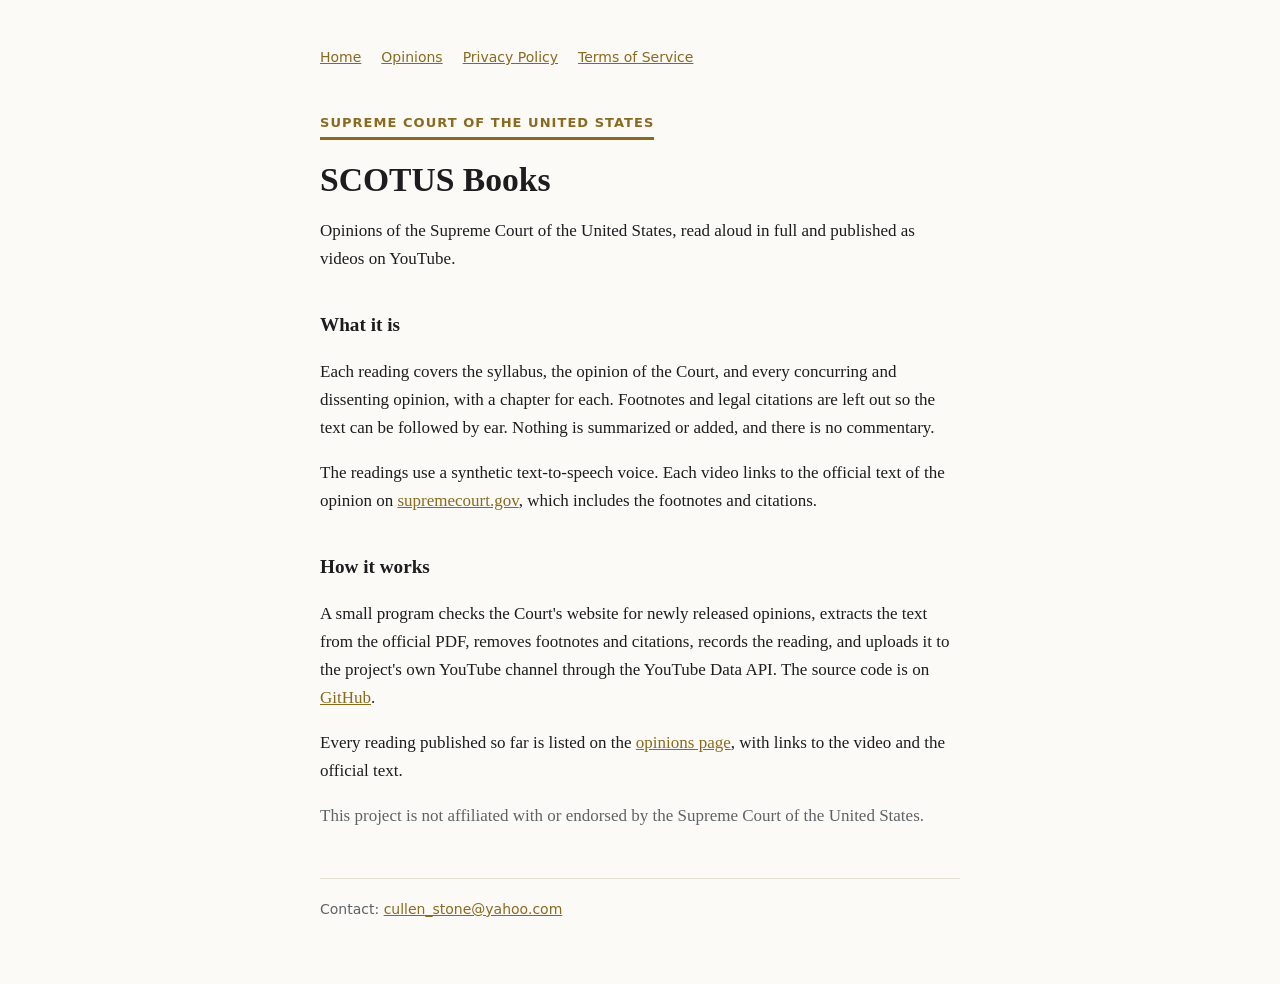
<file: docs/index.html>
<!doctype html>
<html lang="en">
<head>
  <meta charset="utf-8">
  <meta name="viewport" content="width=device-width, initial-scale=1">
  <title>SCOTUS Books</title>
  <meta name="description" content="Supreme Court opinions read aloud, with footnotes and citations omitted.">
  <link rel="stylesheet" href="style.css">
</head>
<body>
<main>
  <nav><a href="./">Home</a><a href="opinions.html">Opinions</a><a href="privacy.html">Privacy Policy</a><a href="terms.html">Terms of Service</a></nav>

  <p class="kicker">Supreme Court of the United States</p>
  <h1>SCOTUS Books</h1>
  <p>Opinions of the Supreme Court of the United States, read aloud in full and published as videos on YouTube.</p>

  <h2>What it is</h2>
  <p>Each reading covers the syllabus, the opinion of the Court, and every concurring and dissenting opinion, with a chapter for each. Footnotes and legal citations are left out so the text can be followed by ear. Nothing is summarized or added, and there is no commentary.</p>
  <p>The readings use a synthetic text-to-speech voice. Each video links to the official text of the opinion on <a href="https://www.supremecourt.gov/opinions/opinions.aspx">supremecourt.gov</a>, which includes the footnotes and citations.</p>

  <h2>How it works</h2>
  <p>A small program checks the Court's website for newly released opinions, extracts the text from the official PDF, removes footnotes and citations, records the reading, and uploads it to the project's own YouTube channel through the YouTube Data API. The source code is on <a href="https://github.com/cullenstone1/scotus_books">GitHub</a>.</p>
  <p>Every reading published so far is listed on the <a href="opinions.html">opinions page</a>, with links to the video and the official text.</p>

  <p class="muted">This project is not affiliated with or endorsed by the Supreme Court of the United States.</p>

  <footer>Contact: <a href="mailto:cullen_stone@yahoo.com">cullen_stone@yahoo.com</a></footer>
</main>
</body>
</html>
</file>
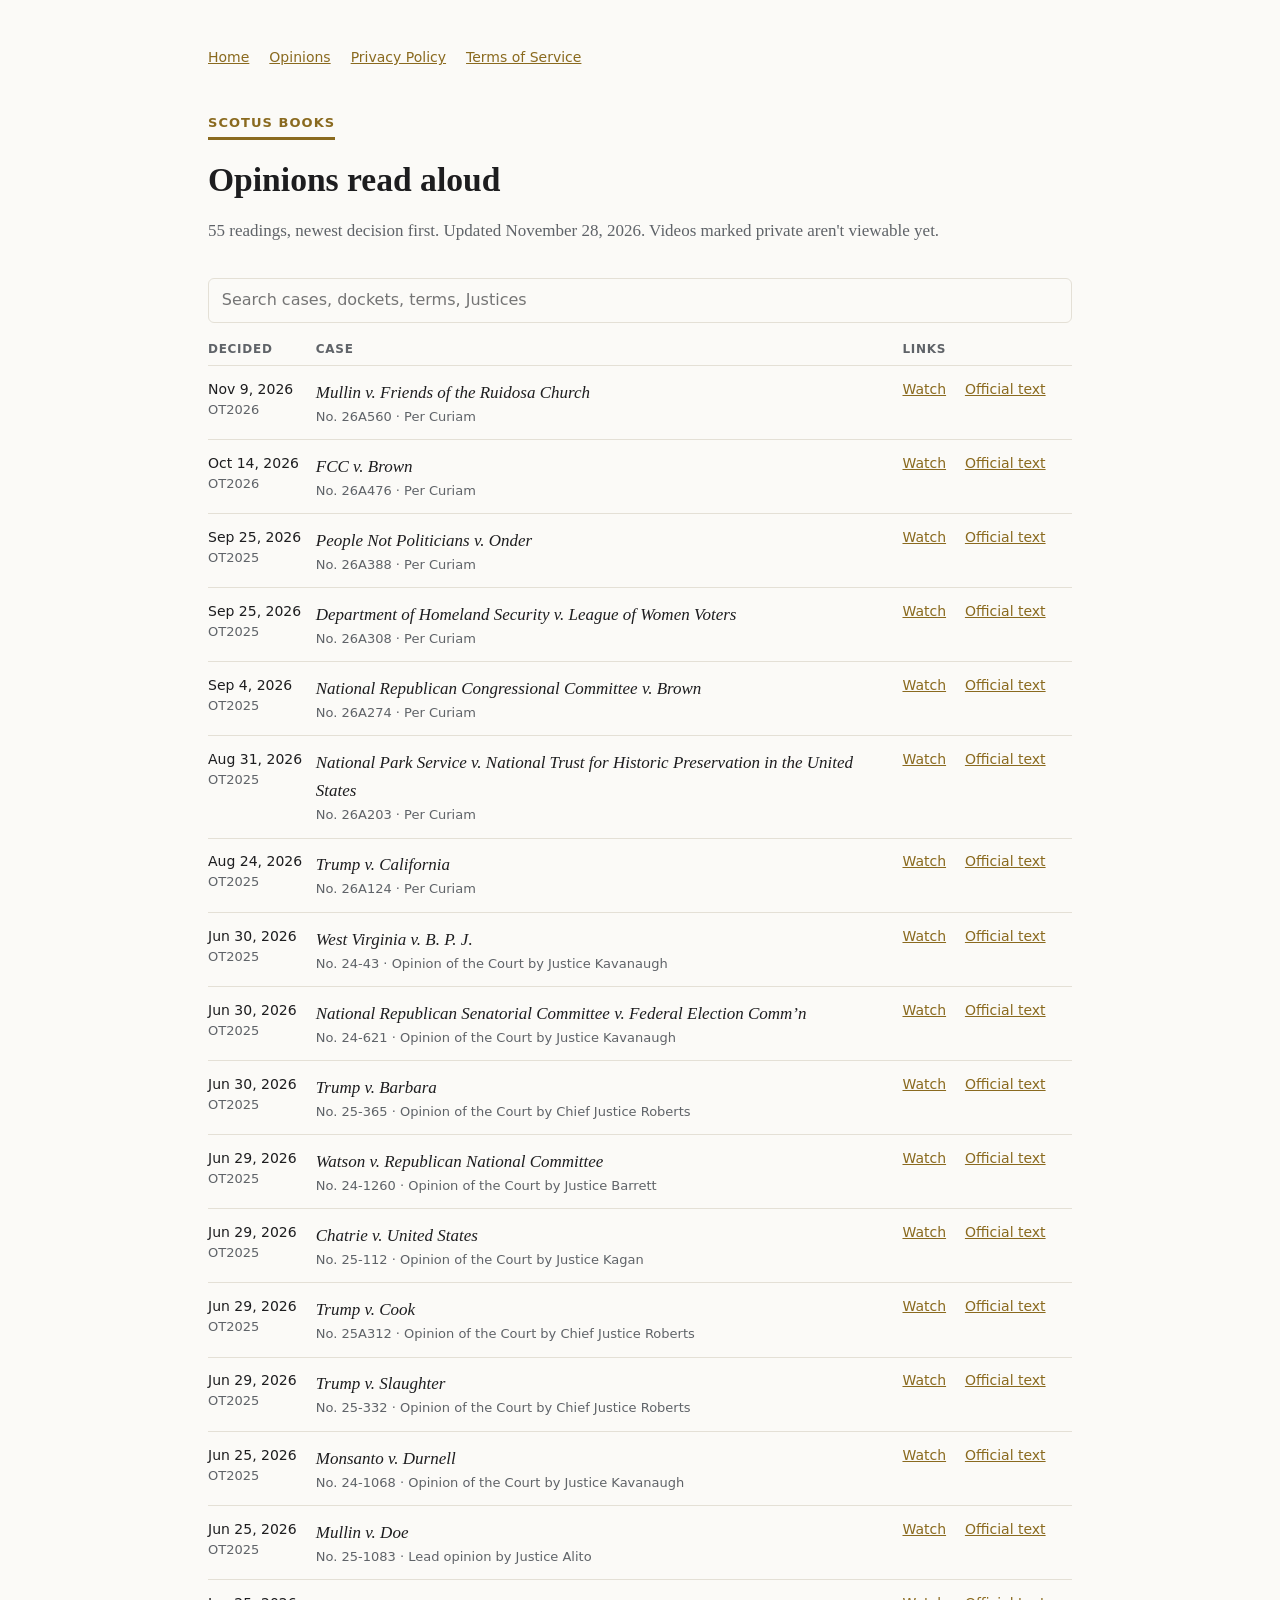
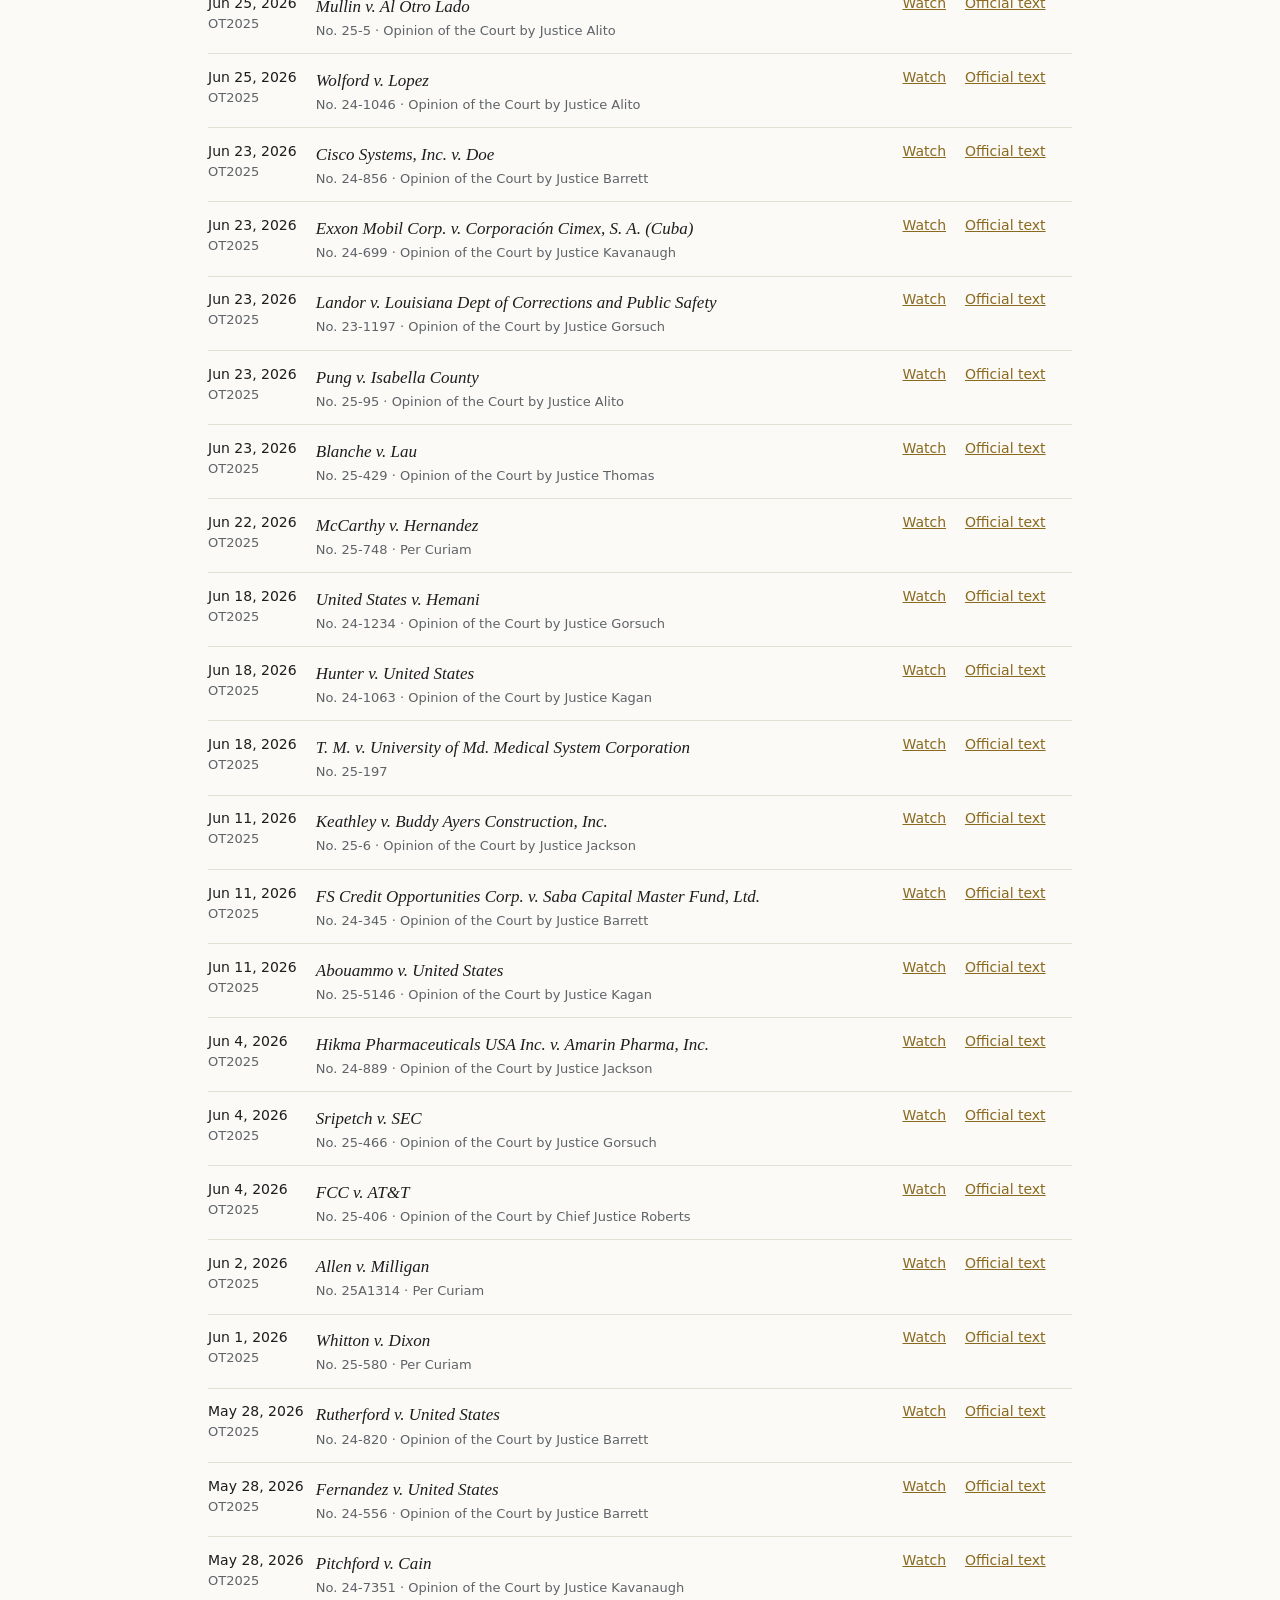
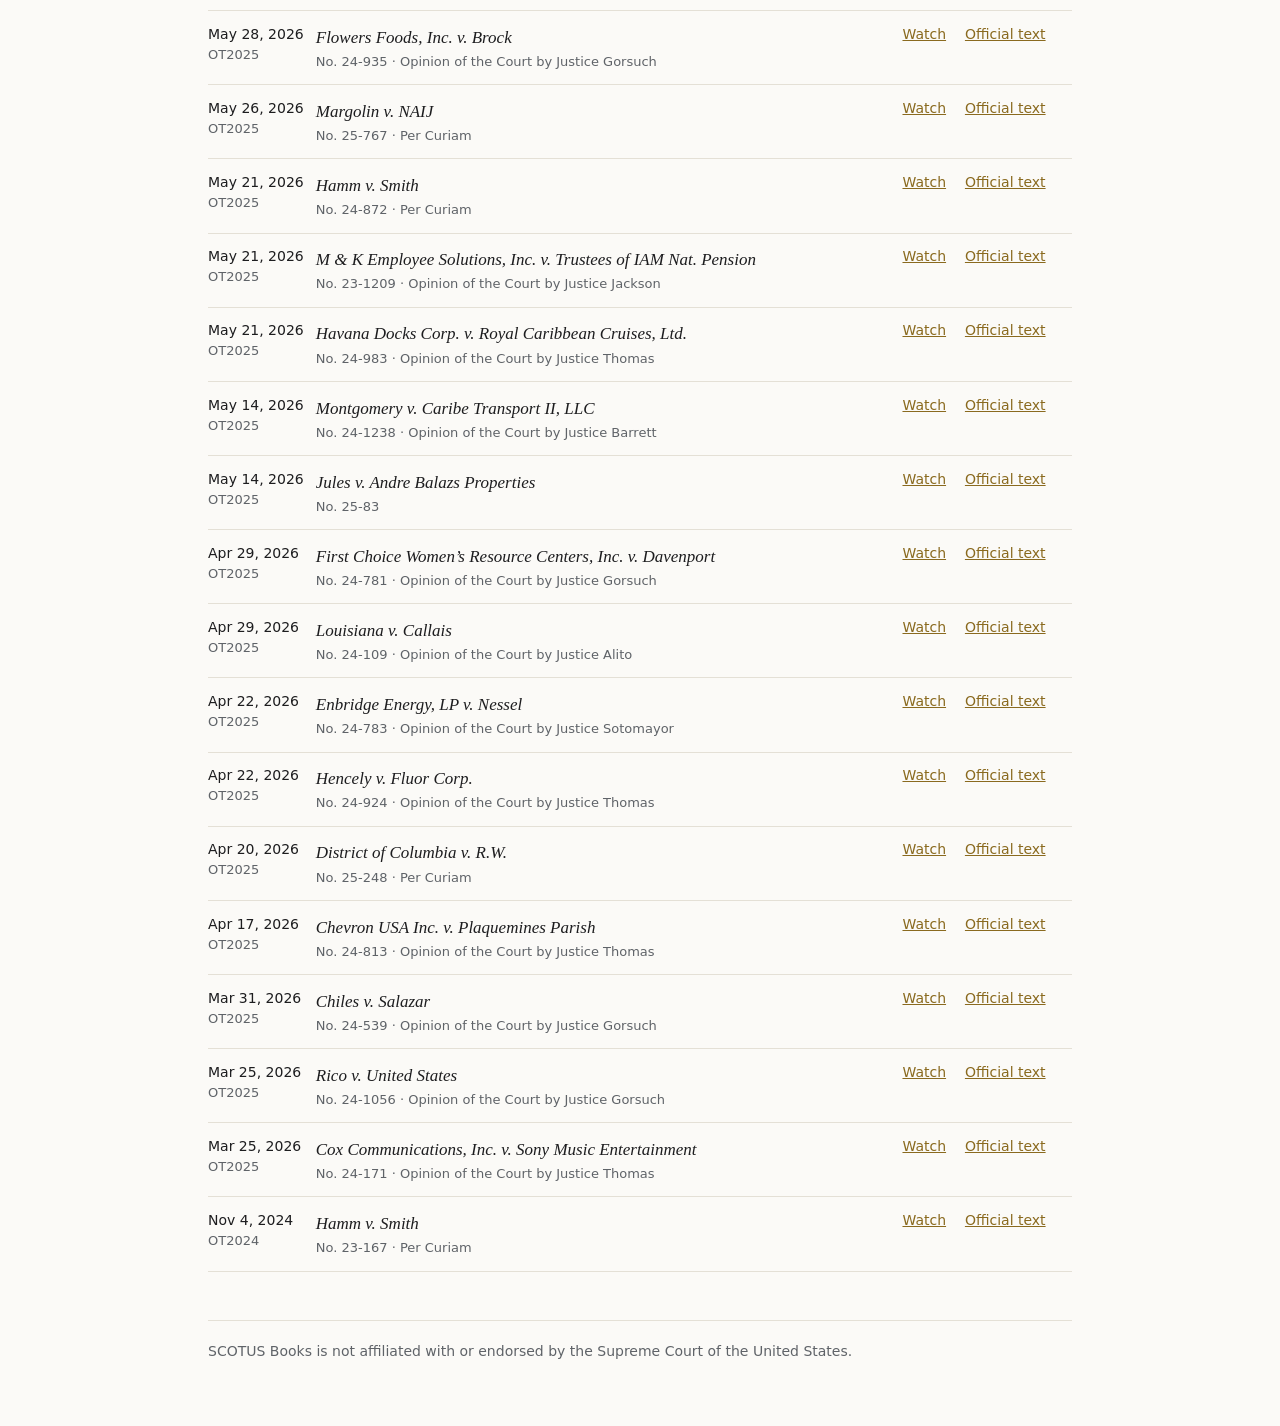
<file: docs/opinions.html>
<!doctype html>
<html lang="en">
<head>
  <meta charset="utf-8">
  <meta name="viewport" content="width=device-width, initial-scale=1">
  <title>Opinions Read Aloud</title>
  <meta name="description" content="Every Supreme Court opinion published as an audio reading, with links to the video and the official text.">
  <link rel="stylesheet" href="style.css">
</head>
<body>
<main class="wide">
  <nav><a href="./">Home</a><a href="opinions.html">Opinions</a><a href="privacy.html">Privacy Policy</a><a href="terms.html">Terms of Service</a></nav>

  <p class="kicker">SCOTUS Books</p>
  <h1>Opinions read aloud</h1>
  <p class="muted">55 readings, newest decision first. Updated November 28, 2026. Videos marked private aren't viewable yet.</p>

  <input id="filter" type="search" placeholder="Search cases, dockets, terms, Justices" aria-label="Search opinions">

  <table id="opinions">
    <thead><tr><th>Decided</th><th>Case</th><th>Links</th></tr></thead>
    <tbody>
      <tr data-search="mullin v. friends of the ruidosa church 26a560 ot2026 610/1 per curiam 2026-11-09">
        <td class="date"><time datetime="2026-11-09">Nov 9, 2026</time><span class="term">OT2026</span></td>
        <td class="case"><span class="name">Mullin v. Friends of the Ruidosa Church</span><span class="meta">No. 26A560 · Per Curiam</span></td>
        <td class="links"><a href="https://youtu.be/Aai7nM_Oc7I">Watch</a> <a href="https://www.supremecourt.gov/opinions/26pdf/26a560_onkq.pdf">Official text</a></td>
      </tr>
      <tr data-search="fcc v. brown 26a476 ot2026 610/1 per curiam 2026-10-14">
        <td class="date"><time datetime="2026-10-14">Oct 14, 2026</time><span class="term">OT2026</span></td>
        <td class="case"><span class="name">FCC v. Brown</span><span class="meta">No. 26A476 · Per Curiam</span></td>
        <td class="links"><a href="https://youtu.be/EfQoSUOuB44">Watch</a> <a href="https://www.supremecourt.gov/opinions/26pdf/26a476_k537.pdf">Official text</a></td>
      </tr>
      <tr data-search="people not politicians v. onder 26a388 ot2025 609/2 per curiam 2026-09-25">
        <td class="date"><time datetime="2026-09-25">Sep 25, 2026</time><span class="term">OT2025</span></td>
        <td class="case"><span class="name">People Not Politicians v. Onder</span><span class="meta">No. 26A388 · Per Curiam</span></td>
        <td class="links"><a href="https://youtu.be/Q2I2RlyWOzI">Watch</a> <a href="https://www.supremecourt.gov/opinions/25pdf/26a388_q86b.pdf">Official text</a></td>
      </tr>
      <tr data-search="department of homeland security v. league of women voters 26a308 ot2025 609 u.s. 1087 per curiam 2026-09-25">
        <td class="date"><time datetime="2026-09-25">Sep 25, 2026</time><span class="term">OT2025</span></td>
        <td class="case"><span class="name">Department of Homeland Security v. League of Women Voters</span><span class="meta">No. 26A308 · Per Curiam</span></td>
        <td class="links"><a href="https://youtu.be/9FZHUWLjnAw">Watch</a> <a href="https://www.supremecourt.gov/opinions/25pdf/609us2r72_1bn2.pdf">Official text</a></td>
      </tr>
      <tr data-search="national republican congressional committee v. brown 26a274 ot2025 609 u.s. 1082 per curiam 2026-09-04">
        <td class="date"><time datetime="2026-09-04">Sep 4, 2026</time><span class="term">OT2025</span></td>
        <td class="case"><span class="name">National Republican Congressional Committee v. Brown</span><span class="meta">No. 26A274 · Per Curiam</span></td>
        <td class="links"><a href="https://youtu.be/LnF0c0RDZUE">Watch</a> <a href="https://www.supremecourt.gov/opinions/25pdf/609us2r71_4h25.pdf">Official text</a></td>
      </tr>
      <tr data-search="national park service v. national trust for historic preservation in the united states 26a203 ot2025 609 u.s. 1068 per curiam 2026-08-31">
        <td class="date"><time datetime="2026-08-31">Aug 31, 2026</time><span class="term">OT2025</span></td>
        <td class="case"><span class="name">National Park Service v. National Trust for Historic Preservation in the United States</span><span class="meta">No. 26A203 · Per Curiam</span></td>
        <td class="links"><a href="https://youtu.be/NryJbGoscpE">Watch</a> <a href="https://www.supremecourt.gov/opinions/25pdf/609us2r70_3e04.pdf">Official text</a></td>
      </tr>
      <tr data-search="trump v. california 26a124 ot2025 609 u.s. 1032 per curiam 2026-08-24">
        <td class="date"><time datetime="2026-08-24">Aug 24, 2026</time><span class="term">OT2025</span></td>
        <td class="case"><span class="name">Trump v. California</span><span class="meta">No. 26A124 · Per Curiam</span></td>
        <td class="links"><a href="https://youtu.be/rbmh0QRz1Ck">Watch</a> <a href="https://www.supremecourt.gov/opinions/25pdf/609us2r69_11o2.pdf">Official text</a></td>
      </tr>
      <tr data-search="west virginia v. b. p. j. 24-43 ot2025 609 u.s. 958 opinion of the court by justice kavanaugh 2026-06-30">
        <td class="date"><time datetime="2026-06-30">Jun 30, 2026</time><span class="term">OT2025</span></td>
        <td class="case"><span class="name">West Virginia v. B. P. J.</span><span class="meta">No. 24-43 · Opinion of the Court by Justice Kavanaugh</span></td>
        <td class="links"><a href="https://youtu.be/MbsThEGVS5g">Watch</a> <a href="https://www.supremecourt.gov/opinions/25pdf/609us2r68_hgci.pdf">Official text</a></td>
      </tr>
      <tr data-search="national republican senatorial committee v. federal election comm’n 24-621 ot2025 609 u.s. 908 opinion of the court by justice kavanaugh 2026-06-30">
        <td class="date"><time datetime="2026-06-30">Jun 30, 2026</time><span class="term">OT2025</span></td>
        <td class="case"><span class="name">National Republican Senatorial Committee v. Federal Election Comm’n</span><span class="meta">No. 24-621 · Opinion of the Court by Justice Kavanaugh</span></td>
        <td class="links"><a href="https://youtu.be/I8WQkRaw2l0">Watch</a> <a href="https://www.supremecourt.gov/opinions/25pdf/609us2r67_g3bi.pdf">Official text</a></td>
      </tr>
      <tr data-search="trump v. barbara 25-365 ot2025 609 u.s. 719 opinion of the court by chief justice roberts 2026-06-30">
        <td class="date"><time datetime="2026-06-30">Jun 30, 2026</time><span class="term">OT2025</span></td>
        <td class="case"><span class="name">Trump v. Barbara</span><span class="meta">No. 25-365 · Opinion of the Court by Chief Justice Roberts</span></td>
        <td class="links"><a href="https://youtu.be/oZZF3S5XCaQ">Watch</a> <a href="https://www.supremecourt.gov/opinions/25pdf/609us2r66_o7kq.pdf">Official text</a></td>
      </tr>
      <tr data-search="watson v. republican national committee 24-1260 ot2025 609 u.s. 672 opinion of the court by justice barrett 2026-06-29">
        <td class="date"><time datetime="2026-06-29">Jun 29, 2026</time><span class="term">OT2025</span></td>
        <td class="case"><span class="name">Watson v. Republican National Committee</span><span class="meta">No. 24-1260 · Opinion of the Court by Justice Barrett</span></td>
        <td class="links"><a href="https://youtu.be/6rjc4pwj4j4">Watch</a> <a href="https://www.supremecourt.gov/opinions/25pdf/609us2r65_g314.pdf">Official text</a></td>
      </tr>
      <tr data-search="chatrie v. united states 25-112 ot2025 609 u.s. 605 opinion of the court by justice kagan 2026-06-29">
        <td class="date"><time datetime="2026-06-29">Jun 29, 2026</time><span class="term">OT2025</span></td>
        <td class="case"><span class="name">Chatrie v. United States</span><span class="meta">No. 25-112 · Opinion of the Court by Justice Kagan</span></td>
        <td class="links"><a href="https://youtu.be/yuFKiR3M9ZA">Watch</a> <a href="https://www.supremecourt.gov/opinions/25pdf/609us2r64_7mio.pdf">Official text</a></td>
      </tr>
      <tr data-search="trump v. cook 25a312 ot2025 609 u.s. 528 opinion of the court by chief justice roberts 2026-06-29">
        <td class="date"><time datetime="2026-06-29">Jun 29, 2026</time><span class="term">OT2025</span></td>
        <td class="case"><span class="name">Trump v. Cook</span><span class="meta">No. 25A312 · Opinion of the Court by Chief Justice Roberts</span></td>
        <td class="links"><a href="https://youtu.be/OXmI9TuE4Xs">Watch</a> <a href="https://www.supremecourt.gov/opinions/25pdf/609us2r63_e2pg.pdf">Official text</a></td>
      </tr>
      <tr data-search="trump v. slaughter 25-332 ot2025 609 u.s. 422 opinion of the court by chief justice roberts 2026-06-29">
        <td class="date"><time datetime="2026-06-29">Jun 29, 2026</time><span class="term">OT2025</span></td>
        <td class="case"><span class="name">Trump v. Slaughter</span><span class="meta">No. 25-332 · Opinion of the Court by Chief Justice Roberts</span></td>
        <td class="links"><a href="https://youtu.be/hicDVevrNSE">Watch</a> <a href="https://www.supremecourt.gov/opinions/25pdf/609us2r62_g314.pdf">Official text</a></td>
      </tr>
      <tr data-search="monsanto v. durnell 24-1068 ot2025 609 u.s. 371 opinion of the court by justice kavanaugh 2026-06-25">
        <td class="date"><time datetime="2026-06-25">Jun 25, 2026</time><span class="term">OT2025</span></td>
        <td class="case"><span class="name">Monsanto v. Durnell</span><span class="meta">No. 24-1068 · Opinion of the Court by Justice Kavanaugh</span></td>
        <td class="links"><a href="https://youtu.be/OLQJXNUkPns">Watch</a> <a href="https://www.supremecourt.gov/opinions/25pdf/609us1r61_3314.pdf">Official text</a></td>
      </tr>
      <tr data-search="mullin v. doe 25-1083 ot2025 609 u.s. 324 lead opinion by justice alito 2026-06-25">
        <td class="date"><time datetime="2026-06-25">Jun 25, 2026</time><span class="term">OT2025</span></td>
        <td class="case"><span class="name">Mullin v. Doe</span><span class="meta">No. 25-1083 · Lead opinion by Justice Alito</span></td>
        <td class="links"><a href="https://youtu.be/V47eWHy1IqU">Watch</a> <a href="https://www.supremecourt.gov/opinions/25pdf/609us1r60_7mip.pdf">Official text</a></td>
      </tr>
      <tr data-search="mullin v. al otro lado 25-5 ot2025 609 u.s. 258 opinion of the court by justice alito 2026-06-25">
        <td class="date"><time datetime="2026-06-25">Jun 25, 2026</time><span class="term">OT2025</span></td>
        <td class="case"><span class="name">Mullin v. Al Otro Lado</span><span class="meta">No. 25-5 · Opinion of the Court by Justice Alito</span></td>
        <td class="links"><a href="https://youtu.be/MFvcVIIYZIw">Watch</a> <a href="https://www.supremecourt.gov/opinions/25pdf/609us1r59_kjfl.pdf">Official text</a></td>
      </tr>
      <tr data-search="wolford v. lopez 24-1046 ot2025 609 u.s. 185 opinion of the court by justice alito 2026-06-25">
        <td class="date"><time datetime="2026-06-25">Jun 25, 2026</time><span class="term">OT2025</span></td>
        <td class="case"><span class="name">Wolford v. Lopez</span><span class="meta">No. 24-1046 · Opinion of the Court by Justice Alito</span></td>
        <td class="links"><a href="https://youtu.be/bTrY1IVps4g">Watch</a> <a href="https://www.supremecourt.gov/opinions/25pdf/609us1r58_a8cf.pdf">Official text</a></td>
      </tr>
      <tr data-search="cisco systems, inc. v. doe 24-856 ot2025 609 u.s. 141 opinion of the court by justice barrett 2026-06-23">
        <td class="date"><time datetime="2026-06-23">Jun 23, 2026</time><span class="term">OT2025</span></td>
        <td class="case"><span class="name">Cisco Systems, Inc. v. Doe</span><span class="meta">No. 24-856 · Opinion of the Court by Justice Barrett</span></td>
        <td class="links"><a href="https://youtu.be/Hdx4ljJsccg">Watch</a> <a href="https://www.supremecourt.gov/opinions/25pdf/609us1r57_db8e.pdf">Official text</a></td>
      </tr>
      <tr data-search="exxon mobil corp. v. corporación cimex, s. a. (cuba) 24-699 ot2025 609 u.s. 108 opinion of the court by justice kavanaugh 2026-06-23">
        <td class="date"><time datetime="2026-06-23">Jun 23, 2026</time><span class="term">OT2025</span></td>
        <td class="case"><span class="name">Exxon Mobil Corp. v. Corporación Cimex, S. A. (Cuba)</span><span class="meta">No. 24-699 · Opinion of the Court by Justice Kavanaugh</span></td>
        <td class="links"><a href="https://youtu.be/6dJl75MdWeY">Watch</a> <a href="https://www.supremecourt.gov/opinions/25pdf/609us1r56_3e04.pdf">Official text</a></td>
      </tr>
      <tr data-search="landor v. louisiana dept of corrections and public safety 23-1197 ot2025 609 u.s. 59 opinion of the court by justice gorsuch 2026-06-23">
        <td class="date"><time datetime="2026-06-23">Jun 23, 2026</time><span class="term">OT2025</span></td>
        <td class="case"><span class="name">Landor v. Louisiana Dept of Corrections and Public Safety</span><span class="meta">No. 23-1197 · Opinion of the Court by Justice Gorsuch</span></td>
        <td class="links"><a href="https://youtu.be/8dGxEZwl8TI">Watch</a> <a href="https://www.supremecourt.gov/opinions/25pdf/609us1r55_h315.pdf">Official text</a></td>
      </tr>
      <tr data-search="pung v. isabella county 25-95 ot2025 609 u.s. 30 opinion of the court by justice alito 2026-06-23">
        <td class="date"><time datetime="2026-06-23">Jun 23, 2026</time><span class="term">OT2025</span></td>
        <td class="case"><span class="name">Pung v. Isabella County</span><span class="meta">No. 25-95 · Opinion of the Court by Justice Alito</span></td>
        <td class="links"><a href="https://youtu.be/oOC27tGKTGI">Watch</a> <a href="https://www.supremecourt.gov/opinions/25pdf/609us1r54_d18e.pdf">Official text</a></td>
      </tr>
      <tr data-search="blanche v. lau 25-429 ot2025 609 u.s. 1 opinion of the court by justice thomas 2026-06-23">
        <td class="date"><time datetime="2026-06-23">Jun 23, 2026</time><span class="term">OT2025</span></td>
        <td class="case"><span class="name">Blanche v. Lau</span><span class="meta">No. 25-429 · Opinion of the Court by Justice Thomas</span></td>
        <td class="links"><a href="https://youtu.be/9uGRuLi4h9Y">Watch</a> <a href="https://www.supremecourt.gov/opinions/25pdf/609us1r53_i4dk.pdf">Official text</a></td>
      </tr>
      <tr data-search="mccarthy v. hernandez 25-748 ot2025 608 u.s. 809 per curiam 2026-06-22">
        <td class="date"><time datetime="2026-06-22">Jun 22, 2026</time><span class="term">OT2025</span></td>
        <td class="case"><span class="name">McCarthy v. Hernandez</span><span class="meta">No. 25-748 · Per Curiam</span></td>
        <td class="links"><a href="https://youtu.be/zE6LrdT_3Vg">Watch</a> <a href="https://www.supremecourt.gov/opinions/25pdf/608us2r52_k5fm.pdf">Official text</a></td>
      </tr>
      <tr data-search="united states v. hemani 24-1234 ot2025 608 u.s. 772 opinion of the court by justice gorsuch 2026-06-18">
        <td class="date"><time datetime="2026-06-18">Jun 18, 2026</time><span class="term">OT2025</span></td>
        <td class="case"><span class="name">United States v. Hemani</span><span class="meta">No. 24-1234 · Opinion of the Court by Justice Gorsuch</span></td>
        <td class="links"><a href="https://youtu.be/6wGLlPryais">Watch</a> <a href="https://www.supremecourt.gov/opinions/25pdf/608us2r51_k4lo.pdf">Official text</a></td>
      </tr>
      <tr data-search="hunter v. united states 24-1063 ot2025 608 u.s. 713 opinion of the court by justice kagan 2026-06-18">
        <td class="date"><time datetime="2026-06-18">Jun 18, 2026</time><span class="term">OT2025</span></td>
        <td class="case"><span class="name">Hunter v. United States</span><span class="meta">No. 24-1063 · Opinion of the Court by Justice Kagan</span></td>
        <td class="links"><a href="https://youtu.be/tiRw9IVCVVE">Watch</a> <a href="https://www.supremecourt.gov/opinions/25pdf/608us2r50_lkgn.pdf">Official text</a></td>
      </tr>
      <tr data-search="t. m. v. university of md. medical system corporation 25-197 ot2025 608 u.s. 668  2026-06-18">
        <td class="date"><time datetime="2026-06-18">Jun 18, 2026</time><span class="term">OT2025</span></td>
        <td class="case"><span class="name">T. M. v. University of Md. Medical System Corporation</span><span class="meta">No. 25-197</span></td>
        <td class="links"><a href="https://youtu.be/PfYITk61ZrM">Watch</a> <a href="https://www.supremecourt.gov/opinions/25pdf/608us2r49_mlho.pdf">Official text</a></td>
      </tr>
      <tr data-search="keathley v. buddy ayers construction, inc. 25-6 ot2025 608 u.s. 647 opinion of the court by justice jackson 2026-06-11">
        <td class="date"><time datetime="2026-06-11">Jun 11, 2026</time><span class="term">OT2025</span></td>
        <td class="case"><span class="name">Keathley v. Buddy Ayers Construction, Inc.</span><span class="meta">No. 25-6 · Opinion of the Court by Justice Jackson</span></td>
        <td class="links"><a href="https://youtu.be/1dGJo9yx82Q">Watch</a> <a href="https://www.supremecourt.gov/opinions/25pdf/608us2r48_k53m.pdf">Official text</a></td>
      </tr>
      <tr data-search="fs credit opportunities corp. v. saba capital master fund, ltd. 24-345 ot2025 608 u.s. 608 opinion of the court by justice barrett 2026-06-11">
        <td class="date"><time datetime="2026-06-11">Jun 11, 2026</time><span class="term">OT2025</span></td>
        <td class="case"><span class="name">FS Credit Opportunities Corp. v. Saba Capital Master Fund, Ltd.</span><span class="meta">No. 24-345 · Opinion of the Court by Justice Barrett</span></td>
        <td class="links"><a href="https://youtu.be/1H80l6gSlMM">Watch</a> <a href="https://www.supremecourt.gov/opinions/25pdf/608us2r47_m64o.pdf">Official text</a></td>
      </tr>
      <tr data-search="abouammo v. united states 25-5146 ot2025 608 u.s. 597 opinion of the court by justice kagan 2026-06-11">
        <td class="date"><time datetime="2026-06-11">Jun 11, 2026</time><span class="term">OT2025</span></td>
        <td class="case"><span class="name">Abouammo v. United States</span><span class="meta">No. 25-5146 · Opinion of the Court by Justice Kagan</span></td>
        <td class="links"><a href="https://youtu.be/5D7GafnQOrQ">Watch</a> <a href="https://www.supremecourt.gov/opinions/25pdf/608us2r46_2c8f.pdf">Official text</a></td>
      </tr>
      <tr data-search="hikma pharmaceuticals usa inc. v. amarin pharma, inc. 24-889 ot2025 608 u.s. 580 opinion of the court by justice jackson 2026-06-04">
        <td class="date"><time datetime="2026-06-04">Jun 4, 2026</time><span class="term">OT2025</span></td>
        <td class="case"><span class="name">Hikma Pharmaceuticals USA Inc. v. Amarin Pharma, Inc.</span><span class="meta">No. 24-889 · Opinion of the Court by Justice Jackson</span></td>
        <td class="links"><a href="https://youtu.be/ryAtWZRdBuM">Watch</a> <a href="https://www.supremecourt.gov/opinions/25pdf/608us2r45_i4dk.pdf">Official text</a></td>
      </tr>
      <tr data-search="sripetch v. sec 25-466 ot2025 608 u.s. 555 opinion of the court by justice gorsuch 2026-06-04">
        <td class="date"><time datetime="2026-06-04">Jun 4, 2026</time><span class="term">OT2025</span></td>
        <td class="case"><span class="name">Sripetch v. SEC</span><span class="meta">No. 25-466 · Opinion of the Court by Justice Gorsuch</span></td>
        <td class="links"><a href="https://youtu.be/qu2kzanui_I">Watch</a> <a href="https://www.supremecourt.gov/opinions/25pdf/608us2r44_j42l.pdf">Official text</a></td>
      </tr>
      <tr data-search="fcc v. at&amp;t 25-406 ot2025 608 u.s. 531 opinion of the court by chief justice roberts 2026-06-04">
        <td class="date"><time datetime="2026-06-04">Jun 4, 2026</time><span class="term">OT2025</span></td>
        <td class="case"><span class="name">FCC v. AT&amp;T</span><span class="meta">No. 25-406 · Opinion of the Court by Chief Justice Roberts</span></td>
        <td class="links"><a href="https://youtu.be/FgHtmkUUETI">Watch</a> <a href="https://www.supremecourt.gov/opinions/25pdf/608us2r43_m648.pdf">Official text</a></td>
      </tr>
      <tr data-search="allen v. milligan 25a1314 ot2025 608 u.s. 511 per curiam 2026-06-02">
        <td class="date"><time datetime="2026-06-02">Jun 2, 2026</time><span class="term">OT2025</span></td>
        <td class="case"><span class="name">Allen v. Milligan</span><span class="meta">No. 25A1314 · Per Curiam</span></td>
        <td class="links"><a href="https://youtu.be/AuZhmwIH0Zo">Watch</a> <a href="https://www.supremecourt.gov/opinions/25pdf/608us2r42_q8l1.pdf">Official text</a></td>
      </tr>
      <tr data-search="whitton v. dixon 25-580 ot2025 608 u.s. 493 per curiam 2026-06-01">
        <td class="date"><time datetime="2026-06-01">Jun 1, 2026</time><span class="term">OT2025</span></td>
        <td class="case"><span class="name">Whitton v. Dixon</span><span class="meta">No. 25-580 · Per Curiam</span></td>
        <td class="links"><a href="https://youtu.be/w15L_CEfq0k">Watch</a> <a href="https://www.supremecourt.gov/opinions/25pdf/608us2r41_4gc5.pdf">Official text</a></td>
      </tr>
      <tr data-search="rutherford v. united states 24-820 ot2025 608 u.s. 454 opinion of the court by justice barrett 2026-05-28">
        <td class="date"><time datetime="2026-05-28">May 28, 2026</time><span class="term">OT2025</span></td>
        <td class="case"><span class="name">Rutherford v. United States</span><span class="meta">No. 24-820 · Opinion of the Court by Justice Barrett</span></td>
        <td class="links"><a href="https://youtu.be/1iXlchj4bvc">Watch</a> <a href="https://www.supremecourt.gov/opinions/25pdf/608us2r40_o7kq.pdf">Official text</a></td>
      </tr>
      <tr data-search="fernandez v. united states 24-556 ot2025 608 u.s. 411 opinion of the court by justice barrett 2026-05-28">
        <td class="date"><time datetime="2026-05-28">May 28, 2026</time><span class="term">OT2025</span></td>
        <td class="case"><span class="name">Fernandez v. United States</span><span class="meta">No. 24-556 · Opinion of the Court by Justice Barrett</span></td>
        <td class="links"><a href="https://youtu.be/d0qPK4JfI3c">Watch</a> <a href="https://www.supremecourt.gov/opinions/25pdf/608us2r39_5iek.pdf">Official text</a></td>
      </tr>
      <tr data-search="pitchford v. cain 24-7351 ot2025 608 u.s. 391 opinion of the court by justice kavanaugh 2026-05-28">
        <td class="date"><time datetime="2026-05-28">May 28, 2026</time><span class="term">OT2025</span></td>
        <td class="case"><span class="name">Pitchford v. Cain</span><span class="meta">No. 24-7351 · Opinion of the Court by Justice Kavanaugh</span></td>
        <td class="links"><a href="https://youtu.be/PBaTz0K8JcM">Watch</a> <a href="https://www.supremecourt.gov/opinions/25pdf/608us2r38_l53m.pdf">Official text</a></td>
      </tr>
      <tr data-search="flowers foods, inc. v. brock 24-935 ot2025 608 u.s. 380 opinion of the court by justice gorsuch 2026-05-28">
        <td class="date"><time datetime="2026-05-28">May 28, 2026</time><span class="term">OT2025</span></td>
        <td class="case"><span class="name">Flowers Foods, Inc. v. Brock</span><span class="meta">No. 24-935 · Opinion of the Court by Justice Gorsuch</span></td>
        <td class="links"><a href="https://youtu.be/dg5JKdgLvSg">Watch</a> <a href="https://www.supremecourt.gov/opinions/25pdf/608us2r37_i425.pdf">Official text</a></td>
      </tr>
      <tr data-search="margolin v. naij 25-767 ot2025 608 u.s. 339 per curiam 2026-05-26">
        <td class="date"><time datetime="2026-05-26">May 26, 2026</time><span class="term">OT2025</span></td>
        <td class="case"><span class="name">Margolin v. NAIJ</span><span class="meta">No. 25-767 · Per Curiam</span></td>
        <td class="links"><a href="https://youtu.be/rLlHcxetFTg">Watch</a> <a href="https://www.supremecourt.gov/opinions/25pdf/608us1r36_n758.pdf">Official text</a></td>
      </tr>
      <tr data-search="hamm v. smith 24-872 ot2025 608 u.s 278 per curiam 2026-05-21">
        <td class="date"><time datetime="2026-05-21">May 21, 2026</time><span class="term">OT2025</span></td>
        <td class="case"><span class="name">Hamm v. Smith</span><span class="meta">No. 24-872 · Per Curiam</span></td>
        <td class="links"><a href="https://youtu.be/RdQM_rAD0Ww">Watch</a> <a href="https://www.supremecourt.gov/opinions/25pdf/608us1r35_j4el.pdf">Official text</a></td>
      </tr>
      <tr data-search="m &amp; k employee solutions, inc. v. trustees of iam nat. pension 23-1209 ot2025 608 u.s. 264 opinion of the court by justice jackson 2026-05-21">
        <td class="date"><time datetime="2026-05-21">May 21, 2026</time><span class="term">OT2025</span></td>
        <td class="case"><span class="name">M &amp; K Employee Solutions, Inc. v. Trustees of IAM Nat. Pension</span><span class="meta">No. 23-1209 · Opinion of the Court by Justice Jackson</span></td>
        <td class="links"><a href="https://youtu.be/PkS1PVcoPes">Watch</a> <a href="https://www.supremecourt.gov/opinions/25pdf/608us1r34_f2bh.pdf">Official text</a></td>
      </tr>
      <tr data-search="havana docks corp. v. royal caribbean cruises, ltd. 24-983 ot2025 608 u.s. 235 opinion of the court by justice thomas 2026-05-21">
        <td class="date"><time datetime="2026-05-21">May 21, 2026</time><span class="term">OT2025</span></td>
        <td class="case"><span class="name">Havana Docks Corp. v. Royal Caribbean Cruises, Ltd.</span><span class="meta">No. 24-983 · Opinion of the Court by Justice Thomas</span></td>
        <td class="links"><a href="https://youtu.be/0zX_6bK_QEE">Watch</a> <a href="https://www.supremecourt.gov/opinions/25pdf/608us1r33_fcgj.pdf">Official text</a></td>
      </tr>
      <tr data-search="montgomery v. caribe transport ii, llc 24-1238 ot2025 608 u.s. 219 opinion of the court by justice barrett 2026-05-14">
        <td class="date"><time datetime="2026-05-14">May 14, 2026</time><span class="term">OT2025</span></td>
        <td class="case"><span class="name">Montgomery v. Caribe Transport II, LLC</span><span class="meta">No. 24-1238 · Opinion of the Court by Justice Barrett</span></td>
        <td class="links"><a href="https://youtu.be/_oHNI4gA6fc">Watch</a> <a href="https://www.supremecourt.gov/opinions/25pdf/608us1r32_g3bi.pdf">Official text</a></td>
      </tr>
      <tr data-search="jules v. andre balazs properties 25-83 ot2025 608 u.s. 200  2026-05-14">
        <td class="date"><time datetime="2026-05-14">May 14, 2026</time><span class="term">OT2025</span></td>
        <td class="case"><span class="name">Jules v. Andre Balazs Properties</span><span class="meta">No. 25-83</span></td>
        <td class="links"><a href="https://youtu.be/wP4-HXMW_cQ">Watch</a> <a href="https://www.supremecourt.gov/opinions/25pdf/608us1r31_8759.pdf">Official text</a></td>
      </tr>
      <tr data-search="first choice women’s resource centers, inc. v. davenport 24-781 ot2025 608 u.s. 174 opinion of the court by justice gorsuch 2026-04-29">
        <td class="date"><time datetime="2026-04-29">Apr 29, 2026</time><span class="term">OT2025</span></td>
        <td class="case"><span class="name">First Choice Women’s Resource Centers, Inc. v. Davenport</span><span class="meta">No. 24-781 · Opinion of the Court by Justice Gorsuch</span></td>
        <td class="links"><a href="https://youtu.be/YljTHSU0qdU">Watch</a> <a href="https://www.supremecourt.gov/opinions/25pdf/608us1r30_3f14.pdf">Official text</a></td>
      </tr>
      <tr data-search="louisiana v. callais 24-109 ot2025 608 u.s. 85 opinion of the court by justice alito 2026-04-29">
        <td class="date"><time datetime="2026-04-29">Apr 29, 2026</time><span class="term">OT2025</span></td>
        <td class="case"><span class="name">Louisiana v. Callais</span><span class="meta">No. 24-109 · Opinion of the Court by Justice Alito</span></td>
        <td class="links"><a href="https://youtu.be/4ExcRJLcBCo">Watch</a> <a href="https://www.supremecourt.gov/opinions/25pdf/608us1r29_n648.pdf">Official text</a></td>
      </tr>
      <tr data-search="enbridge energy, lp v. nessel 24-783 ot2025 608 u.s. 67 opinion of the court by justice sotomayor 2026-04-22">
        <td class="date"><time datetime="2026-04-22">Apr 22, 2026</time><span class="term">OT2025</span></td>
        <td class="case"><span class="name">Enbridge Energy, LP v. Nessel</span><span class="meta">No. 24-783 · Opinion of the Court by Justice Sotomayor</span></td>
        <td class="links"><a href="https://youtu.be/u8Y-1Q6A9Kw">Watch</a> <a href="https://www.supremecourt.gov/opinions/25pdf/608us1r28_i4dk.pdf">Official text</a></td>
      </tr>
      <tr data-search="hencely v. fluor corp. 24-924 ot2025 608 u.s. 31 opinion of the court by justice thomas 2026-04-22">
        <td class="date"><time datetime="2026-04-22">Apr 22, 2026</time><span class="term">OT2025</span></td>
        <td class="case"><span class="name">Hencely v. Fluor Corp.</span><span class="meta">No. 24-924 · Opinion of the Court by Justice Thomas</span></td>
        <td class="links"><a href="https://youtu.be/aCqQwUYn34o">Watch</a> <a href="https://www.supremecourt.gov/opinions/25pdf/608us1r27_bq7c.pdf">Official text</a></td>
      </tr>
      <tr data-search="district of columbia v. r.w. 25-248 ot2025 608 u.s. 22 per curiam 2026-04-20">
        <td class="date"><time datetime="2026-04-20">Apr 20, 2026</time><span class="term">OT2025</span></td>
        <td class="case"><span class="name">District of Columbia v. R.W.</span><span class="meta">No. 25-248 · Per Curiam</span></td>
        <td class="links"><a href="https://youtu.be/xqUmUHAyAsc">Watch</a> <a href="https://www.supremecourt.gov/opinions/25pdf/608us1r26_ppl4.pdf">Official text</a></td>
      </tr>
      <tr data-search="chevron usa inc. v. plaquemines parish 24-813 ot2025 608 u.s. 1 opinion of the court by justice thomas 2026-04-17">
        <td class="date"><time datetime="2026-04-17">Apr 17, 2026</time><span class="term">OT2025</span></td>
        <td class="case"><span class="name">Chevron USA Inc. v. Plaquemines Parish</span><span class="meta">No. 24-813 · Opinion of the Court by Justice Thomas</span></td>
        <td class="links"><a href="https://youtu.be/Ne5egl033o4">Watch</a> <a href="https://www.supremecourt.gov/opinions/25pdf/608us1r25_2q24.pdf">Official text</a></td>
      </tr>
      <tr data-search="chiles v. salazar 24-539 ot2025 607 u.s. 627 opinion of the court by justice gorsuch 2026-03-31">
        <td class="date"><time datetime="2026-03-31">Mar 31, 2026</time><span class="term">OT2025</span></td>
        <td class="case"><span class="name">Chiles v. Salazar</span><span class="meta">No. 24-539 · Opinion of the Court by Justice Gorsuch</span></td>
        <td class="links"><a href="https://youtu.be/DpbcQvHwDJA">Watch</a> <a href="https://www.supremecourt.gov/opinions/25pdf/607us2r24_4315.pdf">Official text</a></td>
      </tr>
      <tr data-search="rico v. united states 24-1056 ot2025 607 u.s. 609 opinion of the court by justice gorsuch 2026-03-25">
        <td class="date"><time datetime="2026-03-25">Mar 25, 2026</time><span class="term">OT2025</span></td>
        <td class="case"><span class="name">Rico v. United States</span><span class="meta">No. 24-1056 · Opinion of the Court by Justice Gorsuch</span></td>
        <td class="links"><a href="https://youtu.be/KAXHr_74V7I">Watch</a> <a href="https://www.supremecourt.gov/opinions/25pdf/607us2r23_4g15.pdf">Official text</a></td>
      </tr>
      <tr data-search="cox communications, inc. v. sony music entertainment 24-171 ot2025 607 u.s. 583 opinion of the court by justice thomas 2026-03-25">
        <td class="date"><time datetime="2026-03-25">Mar 25, 2026</time><span class="term">OT2025</span></td>
        <td class="case"><span class="name">Cox Communications, Inc. v. Sony Music Entertainment</span><span class="meta">No. 24-171 · Opinion of the Court by Justice Thomas</span></td>
        <td class="links"><a href="https://youtu.be/00_E3ncFWtg">Watch</a> <a href="https://www.supremecourt.gov/opinions/25pdf/607us2r22_k4lo.pdf">Official text</a></td>
      </tr>
      <tr data-search="hamm v. smith 23-167 ot2024 604 u.s. 1 per curiam 2024-11-04">
        <td class="date"><time datetime="2024-11-04">Nov 4, 2024</time><span class="term">OT2024</span></td>
        <td class="case"><span class="name">Hamm v. Smith</span><span class="meta">No. 23-167 · Per Curiam</span></td>
        <td class="links"><a href="https://youtu.be/jmUTX3gB85s">Watch</a> <a href="https://www.supremecourt.gov/opinions/24pdf/604us1r01_2dq3.pdf">Official text</a></td>
      </tr>
    </tbody>
  </table>
  <p id="none" class="muted" hidden>No opinions match that search.</p>

  <footer>SCOTUS Books is not affiliated with or endorsed by the Supreme Court of the United States.</footer>
</main>
<script>
  const input = document.getElementById("filter");
  const rows = [...document.querySelectorAll("#opinions tbody tr[data-search]")];
  input.addEventListener("input", () => {
    const words = input.value.toLowerCase().split(/\s+/).filter(Boolean);
    let shown = 0;
    for (const row of rows) {
      const hit = words.every(w => row.dataset.search.includes(w));
      row.hidden = !hit;
      shown += hit;
    }
    document.getElementById("none").hidden = shown > 0 || rows.length === 0;
  });
</script>
</body>
</html>
</file>
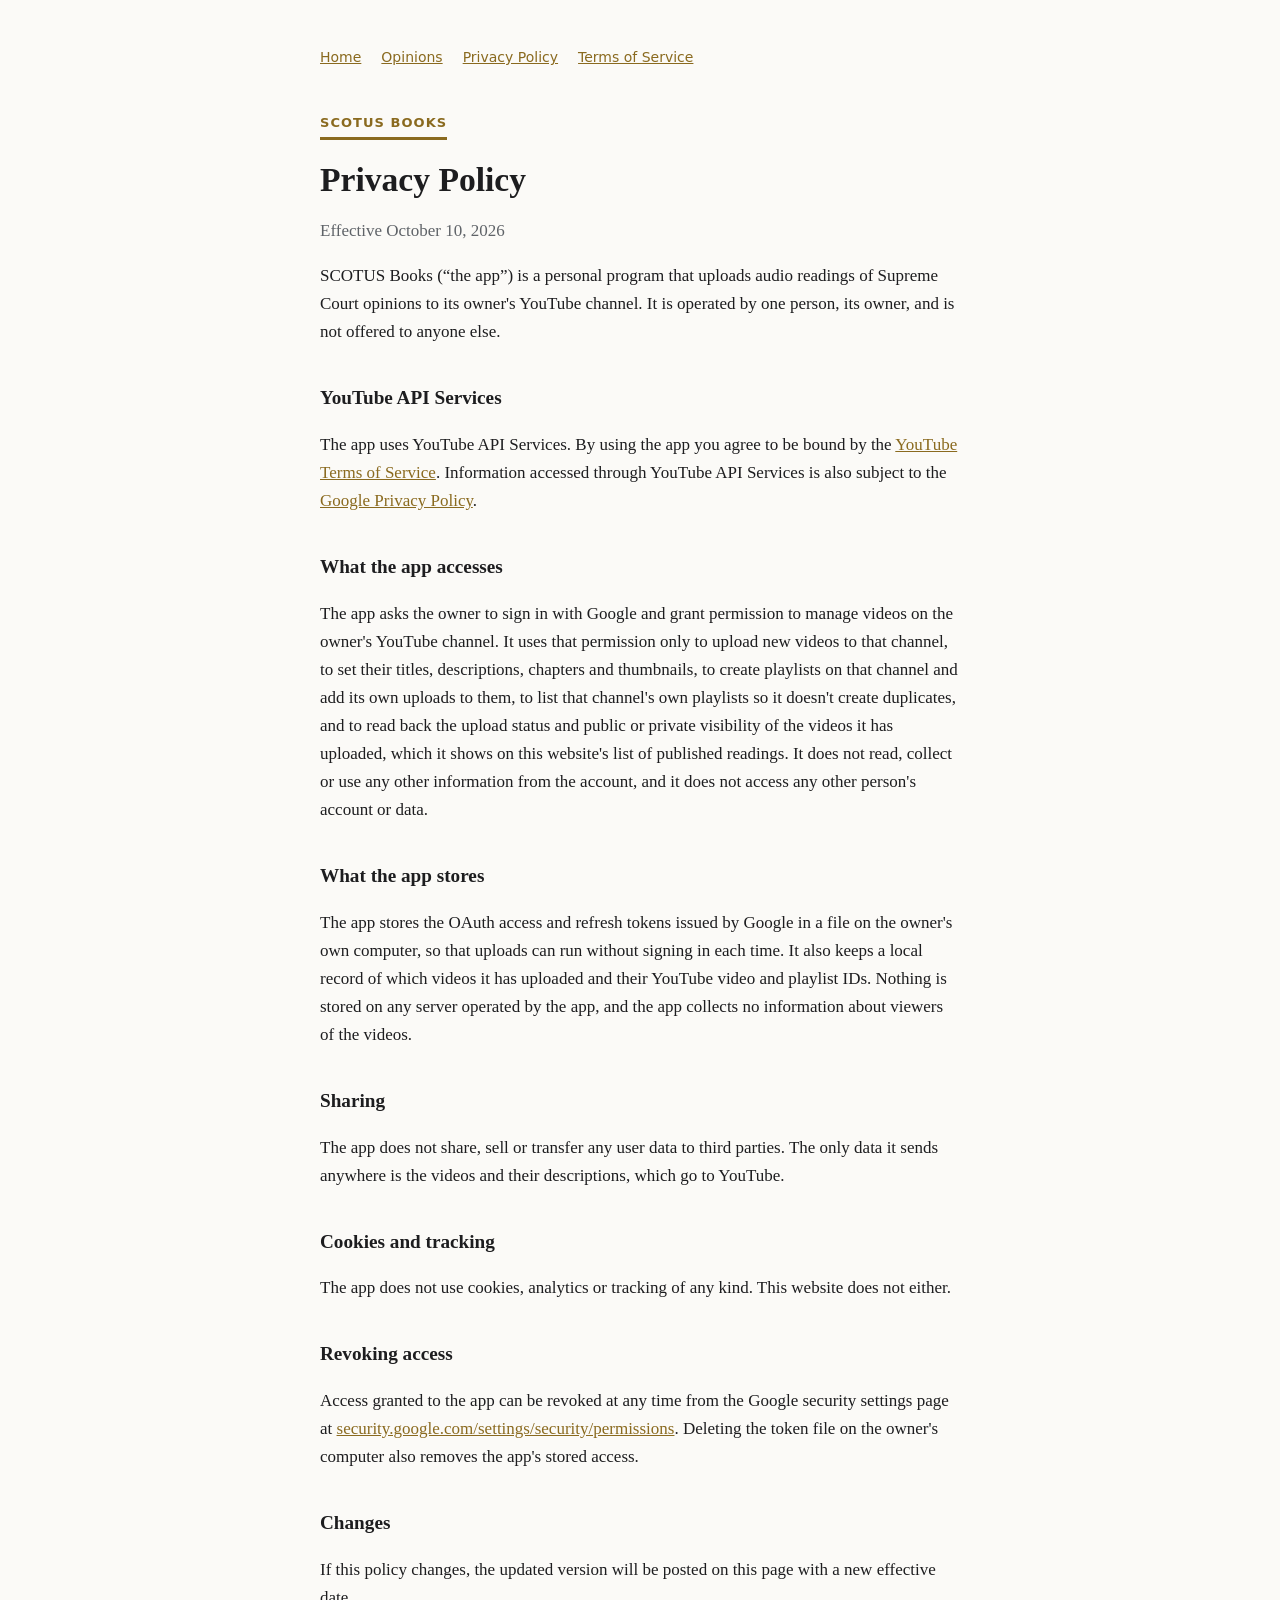
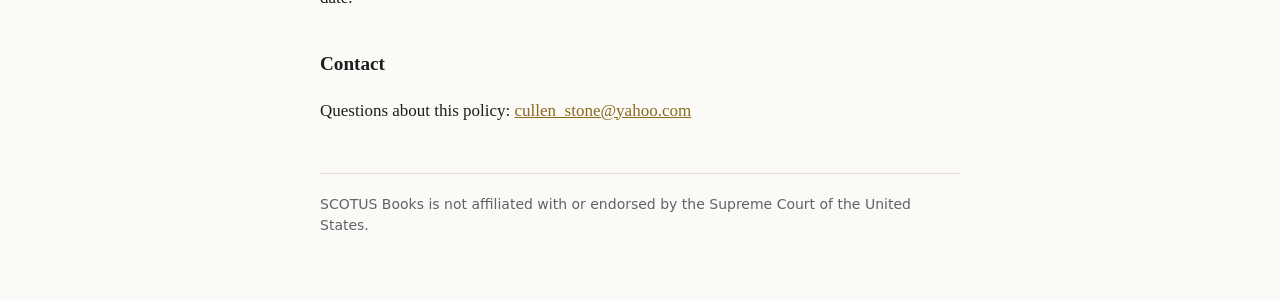
<file: docs/privacy.html>
<!doctype html>
<html lang="en">
<head>
  <meta charset="utf-8">
  <meta name="viewport" content="width=device-width, initial-scale=1">
  <title>Privacy Policy</title>
  <meta name="description" content="Privacy policy for the SCOTUS Books uploader.">
  <link rel="stylesheet" href="style.css">
</head>
<body>
<main>
  <nav><a href="./">Home</a><a href="opinions.html">Opinions</a><a href="privacy.html">Privacy Policy</a><a href="terms.html">Terms of Service</a></nav>

  <p class="kicker">SCOTUS Books</p>
  <h1>Privacy Policy</h1>
  <p class="muted">Effective October 10, 2026</p>

  <p>SCOTUS Books (“the app”) is a personal program that uploads audio readings of Supreme Court opinions to its owner's YouTube channel. It is operated by one person, its owner, and is not offered to anyone else.</p>

  <h2>YouTube API Services</h2>
  <p>The app uses YouTube API Services. By using the app you agree to be bound by the <a href="https://www.youtube.com/t/terms">YouTube Terms of Service</a>. Information accessed through YouTube API Services is also subject to the <a href="https://policies.google.com/privacy">Google Privacy Policy</a>.</p>

  <h2>What the app accesses</h2>
  <p>The app asks the owner to sign in with Google and grant permission to manage videos on the owner's YouTube channel. It uses that permission only to upload new videos to that channel, to set their titles, descriptions, chapters and thumbnails, to create playlists on that channel and add its own uploads to them, to list that channel's own playlists so it doesn't create duplicates, and to read back the upload status and public or private visibility of the videos it has uploaded, which it shows on this website's list of published readings. It does not read, collect or use any other information from the account, and it does not access any other person's account or data.</p>

  <h2>What the app stores</h2>
  <p>The app stores the OAuth access and refresh tokens issued by Google in a file on the owner's own computer, so that uploads can run without signing in each time. It also keeps a local record of which videos it has uploaded and their YouTube video and playlist IDs. Nothing is stored on any server operated by the app, and the app collects no information about viewers of the videos.</p>

  <h2>Sharing</h2>
  <p>The app does not share, sell or transfer any user data to third parties. The only data it sends anywhere is the videos and their descriptions, which go to YouTube.</p>

  <h2>Cookies and tracking</h2>
  <p>The app does not use cookies, analytics or tracking of any kind. This website does not either.</p>

  <h2>Revoking access</h2>
  <p>Access granted to the app can be revoked at any time from the Google security settings page at <a href="https://security.google.com/settings/security/permissions">security.google.com/settings/security/permissions</a>. Deleting the token file on the owner's computer also removes the app's stored access.</p>

  <h2>Changes</h2>
  <p>If this policy changes, the updated version will be posted on this page with a new effective date.</p>

  <h2>Contact</h2>
  <p>Questions about this policy: <a href="mailto:cullen_stone@yahoo.com">cullen_stone@yahoo.com</a></p>

  <footer>SCOTUS Books is not affiliated with or endorsed by the Supreme Court of the United States.</footer>
</main>
</body>
</html>
</file>
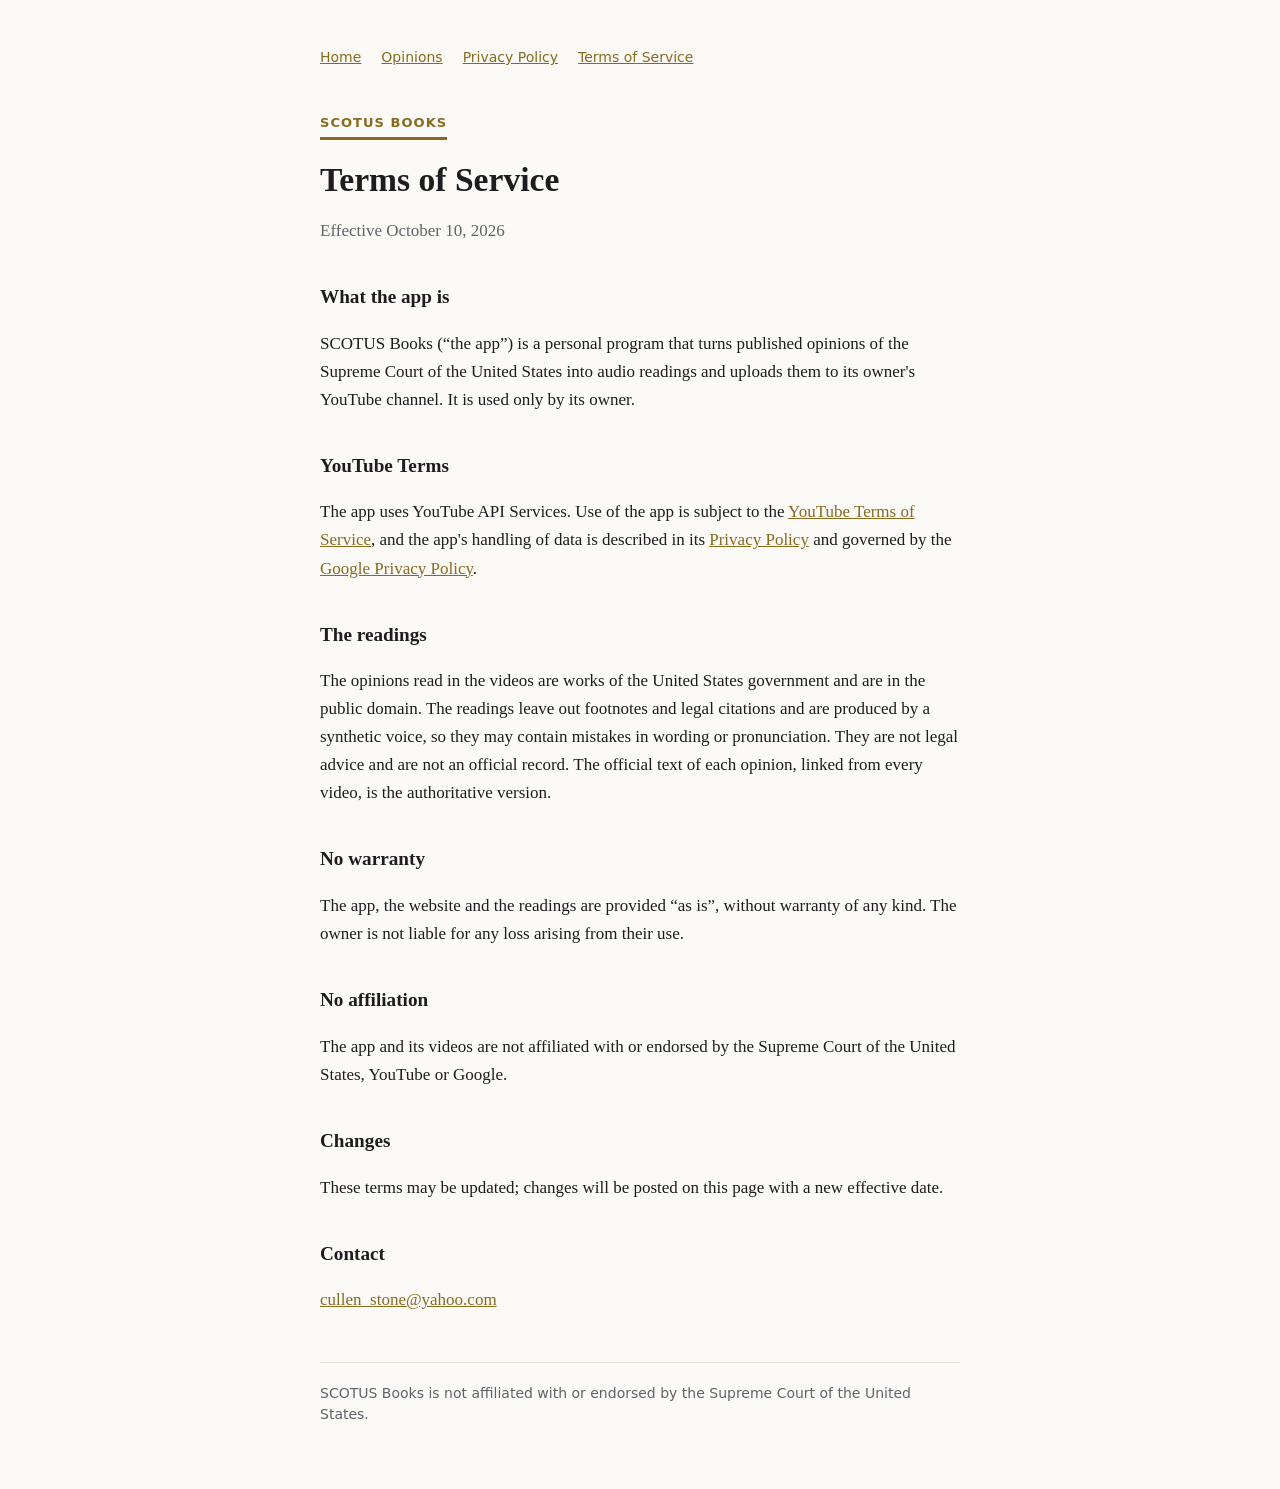
<file: docs/terms.html>
<!doctype html>
<html lang="en">
<head>
  <meta charset="utf-8">
  <meta name="viewport" content="width=device-width, initial-scale=1">
  <title>Terms of Service</title>
  <meta name="description" content="Terms of service for the SCOTUS Books uploader.">
  <link rel="stylesheet" href="style.css">
</head>
<body>
<main>
  <nav><a href="./">Home</a><a href="opinions.html">Opinions</a><a href="privacy.html">Privacy Policy</a><a href="terms.html">Terms of Service</a></nav>

  <p class="kicker">SCOTUS Books</p>
  <h1>Terms of Service</h1>
  <p class="muted">Effective October 10, 2026</p>

  <h2>What the app is</h2>
  <p>SCOTUS Books (“the app”) is a personal program that turns published opinions of the Supreme Court of the United States into audio readings and uploads them to its owner's YouTube channel. It is used only by its owner.</p>

  <h2>YouTube Terms</h2>
  <p>The app uses YouTube API Services. Use of the app is subject to the <a href="https://www.youtube.com/t/terms">YouTube Terms of Service</a>, and the app's handling of data is described in its <a href="privacy.html">Privacy Policy</a> and governed by the <a href="https://policies.google.com/privacy">Google Privacy Policy</a>.</p>

  <h2>The readings</h2>
  <p>The opinions read in the videos are works of the United States government and are in the public domain. The readings leave out footnotes and legal citations and are produced by a synthetic voice, so they may contain mistakes in wording or pronunciation. They are not legal advice and are not an official record. The official text of each opinion, linked from every video, is the authoritative version.</p>

  <h2>No warranty</h2>
  <p>The app, the website and the readings are provided “as is”, without warranty of any kind. The owner is not liable for any loss arising from their use.</p>

  <h2>No affiliation</h2>
  <p>The app and its videos are not affiliated with or endorsed by the Supreme Court of the United States, YouTube or Google.</p>

  <h2>Changes</h2>
  <p>These terms may be updated; changes will be posted on this page with a new effective date.</p>

  <h2>Contact</h2>
  <p><a href="mailto:cullen_stone@yahoo.com">cullen_stone@yahoo.com</a></p>

  <footer>SCOTUS Books is not affiliated with or endorsed by the Supreme Court of the United States.</footer>
</main>
</body>
</html>
</file>
<file: docs/style.css>
:root {
  --bg: #fbfaf7;
  --fg: #1d1d1f;
  --muted: #5f6368;
  --accent: #8a6a1f;
  --rule: #e4e0d6;
}
@media (prefers-color-scheme: dark) {
  :root {
    --bg: #10182b;
    --fg: #f3efe6;
    --muted: #a9b0c0;
    --accent: #c8a24a;
    --rule: #26304a;
  }
}
* { box-sizing: border-box; }
body {
  margin: 0;
  background: var(--bg);
  color: var(--fg);
  font: 17px/1.65 Georgia, "Noto Serif", serif;
}
main { max-width: 42rem; margin: 0 auto; padding: 3rem 16px 4rem; }
nav { font: 14px/1.4 system-ui, sans-serif; margin-bottom: 2.5rem; }
nav a { margin-right: 1.25rem; white-space: nowrap; display: inline-block; }
.kicker {
  font: 600 13px/1 system-ui, sans-serif;
  letter-spacing: .08em;
  text-transform: uppercase;
  color: var(--accent);
  border-bottom: 3px solid var(--accent);
  display: inline-block;
  padding-bottom: .5rem;
  margin: 0 0 1.25rem;
}
h1 { font-size: 2.1rem; line-height: 1.2; margin: 0 0 1rem; }
h2 { font-size: 1.2rem; margin: 2.25rem 0 .5rem; }
p, li { color: var(--fg); }
.muted { color: var(--muted); }
a { color: var(--accent); }
footer {
  margin-top: 3rem;
  padding-top: 1.25rem;
  border-top: 1px solid var(--rule);
  font: 14px/1.5 system-ui, sans-serif;
  color: var(--muted);
}

/* opinions list */
main.wide { max-width: 56rem; }
input[type="search"] {
  width: 100%;
  font: 16px/1.4 system-ui, sans-serif;
  padding: .65rem .8rem;
  margin: 1rem 0 1.25rem;
  color: var(--fg);
  background: transparent;
  border: 1px solid var(--rule);
  border-radius: 6px;
}
input[type="search"]:focus { outline: 2px solid var(--accent); outline-offset: 1px; }
table { width: 100%; border-collapse: collapse; }
th {
  text-align: left;
  font: 600 12px/1 system-ui, sans-serif;
  letter-spacing: .06em;
  text-transform: uppercase;
  color: var(--muted);
  padding: 0 .75rem .6rem 0;
  border-bottom: 1px solid var(--rule);
}
td { padding: .8rem .75rem .8rem 0; border-bottom: 1px solid var(--rule); vertical-align: top; }
td.date { white-space: nowrap; font: 14px/1.5 system-ui, sans-serif; }
td .term, td .meta { display: block; color: var(--muted); font: 13px/1.5 system-ui, sans-serif; }
td .name { font-style: italic; }
td.links { white-space: nowrap; font: 14px/1.5 system-ui, sans-serif; }
td.links a { margin-right: .9rem; }
.badge {
  font: 600 11px/1 system-ui, sans-serif;
  text-transform: uppercase;
  letter-spacing: .05em;
  color: var(--muted);
  border: 1px solid var(--rule);
  border-radius: 4px;
  padding: .15rem .35rem;
  margin: 0 .9rem 0 -.5rem;
}
@media (max-width: 640px) {
  thead { display: none; }
  table, tbody, tr, td { display: block; width: 100%; }
  tr { padding: .8rem 0; border-bottom: 1px solid var(--rule); }
  td { border: 0; padding: .1rem 0; }
  td.date .term { display: inline; margin-left: .5rem; }
  td.links { margin-top: .35rem; }
}
</file>
